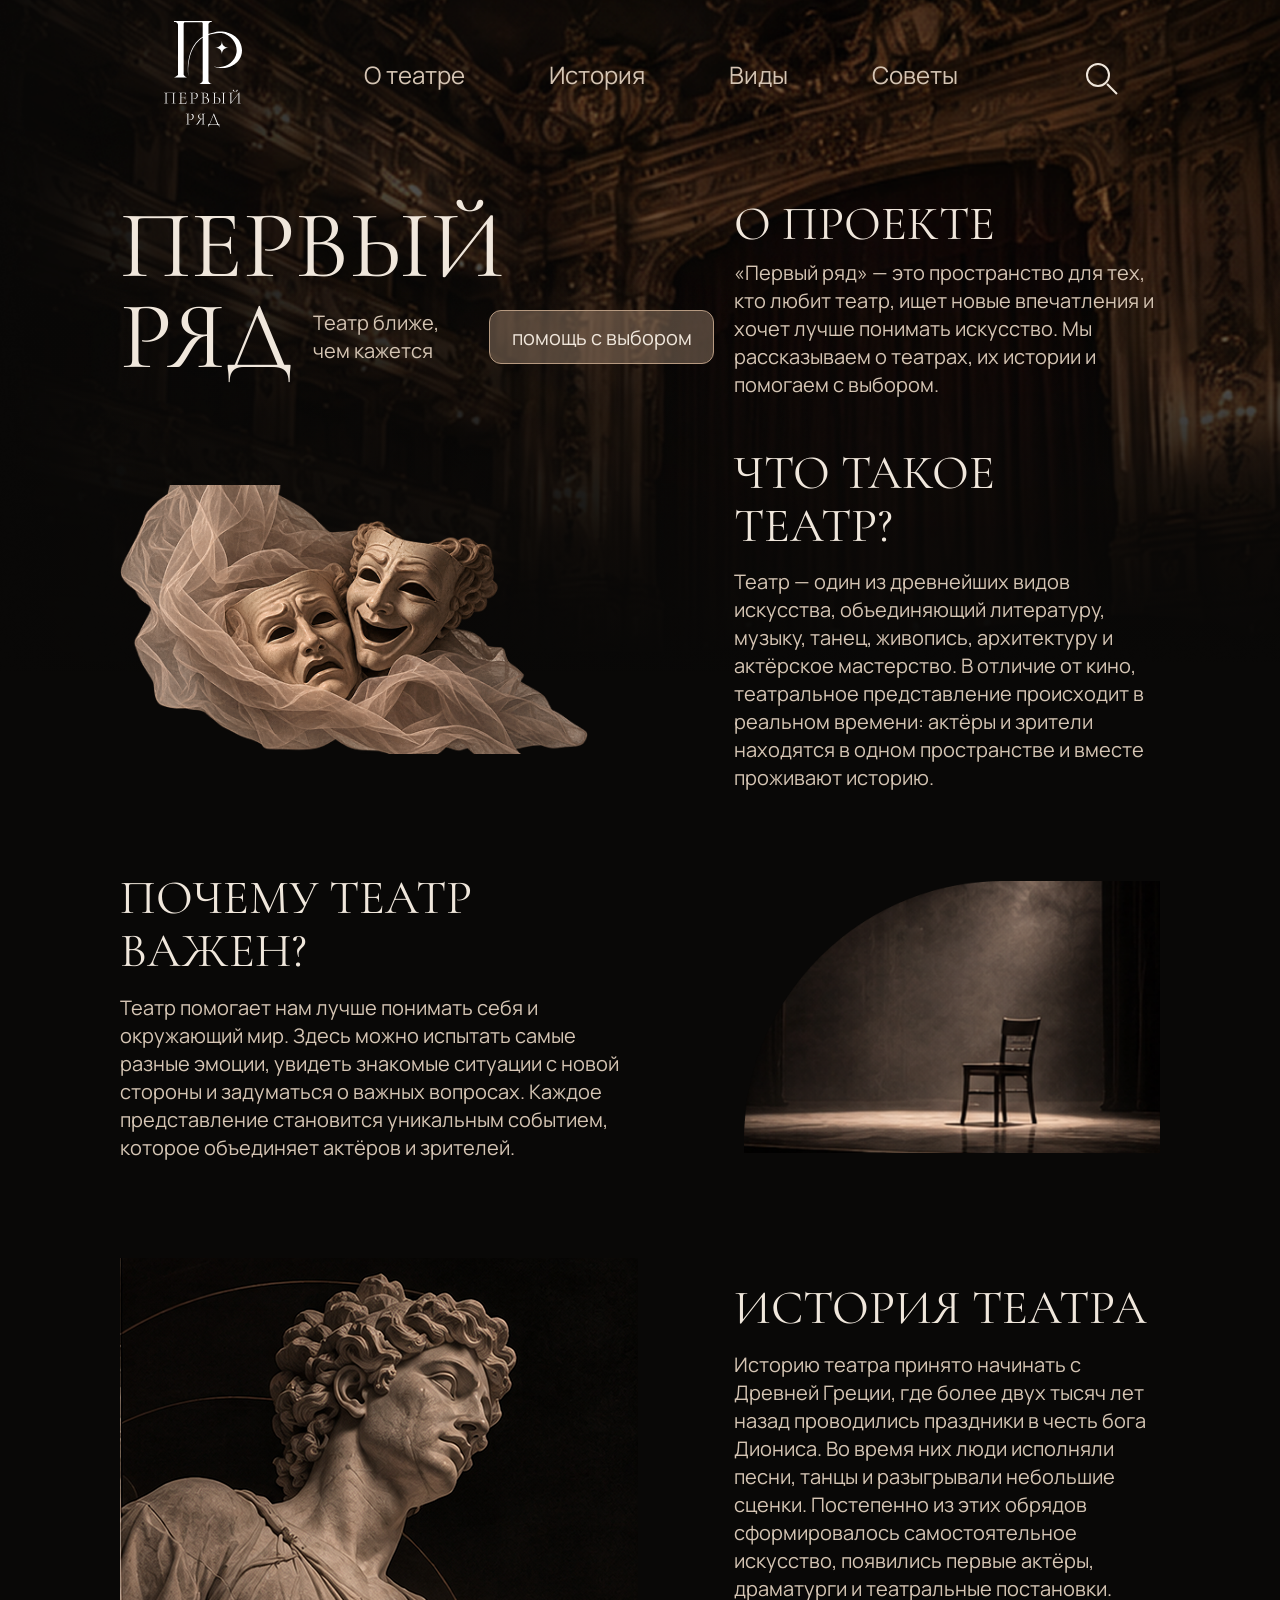
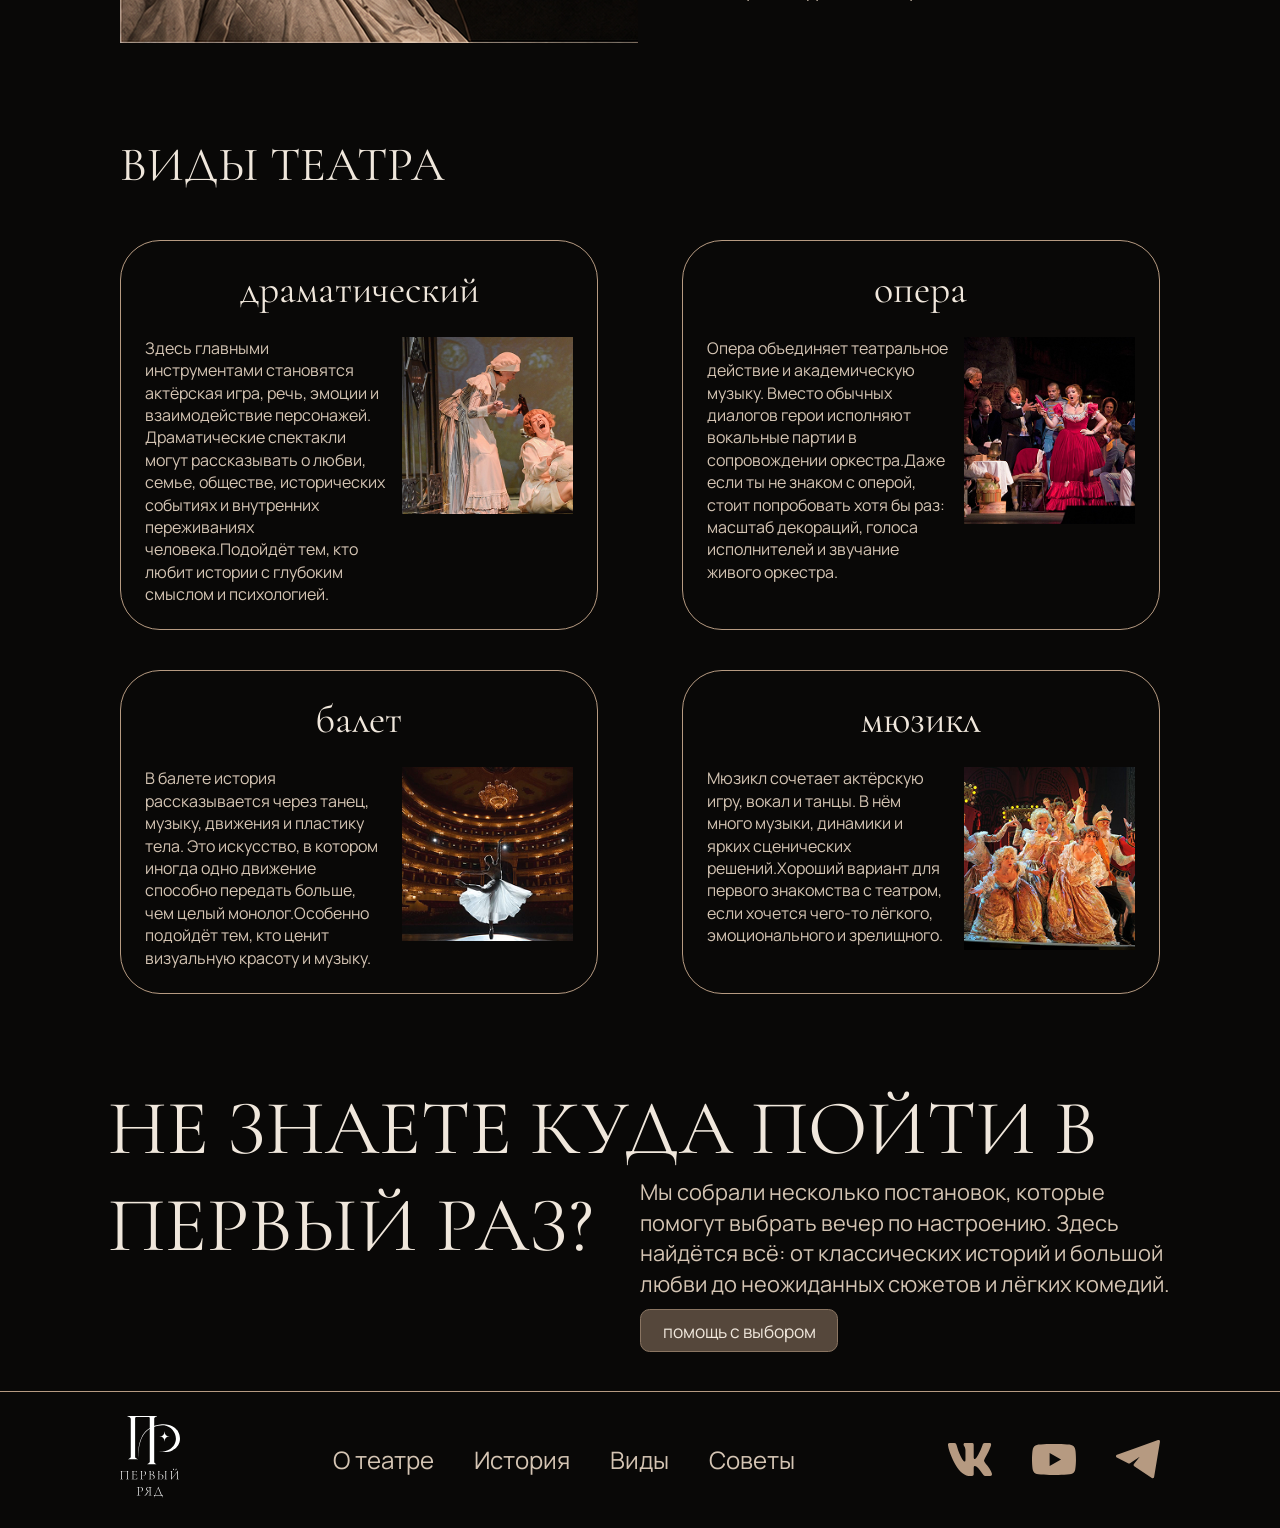
<file: index.html>
<!DOCTYPE html>
<html lang="ru">
<head>
    <meta charset="UTF-8">
    <meta name="viewport" content="width=device-width, initial-scale=1.0">
    <title>Первый ряд</title>
    <link rel="stylesheet" href="style.css">
</head>

<body>

    <header class="header">
        <div class="container">

            <a href="index.html">
                <img src="images/logo.svg" alt="Первый ряд" class="logo">
            </a>

            <nav class="nav" id="site-nav" aria-label="Основная навигация">
                <a href="#about">О театре</a>
                <a href="#history">История</a>
                <a href="#types">Виды</a>
                <a href="recommendations.html">Советы</a>
            </nav>

            <button class="search" type="button" aria-label="Поиск">
                <span class="search-icon"></span>
            </button>

        </div>
    </header>



    <main>


        <section class="hero-content">
            <div class="container">

                <div class="hero-left">

                    <h1 aria-label="Первый ряд">ПЕРВЫЙ</h1>

                    <div class="hero-bottom">

                        <span class="hero-title" aria-hidden="true">РЯД</span>

                        <p>Театр ближе,<br>чем кажется</p>

                        <a href="recommendations.html" class="btn">
                            помощь с выбором
                        </a>

                    </div>

                </div>

                <div class="hero-right">

                    <h2>О ПРОЕКТЕ</h2>

                    <p>
                        «Первый ряд» — это пространство для тех,
                        кто любит театр, ищет новые впечатления
                        и хочет лучше понимать искусство.
                        Мы рассказываем о театрах, их истории
                        и помогаем с выбором.
                    </p>

                </div>

            </div>
        </section>



        <section class="about" id="about">
            <div class="container">

                <img src="images/masks.png"
                     alt="Театральные маски"
                     class="about-img">

                <div class="about-text">

                    <h2>ЧТО ТАКОЕ ТЕАТР?</h2>

                    <p>
                        Театр — один из древнейших видов искусства,
                        объединяющий литературу, музыку, танец,
                        живопись, архитектуру и актёрское мастерство.
                        В отличие от кино, театральное представление
                        происходит в реальном времени: актёры
                        и зрители находятся в одном пространстве
                        и вместе проживают историю.
                    </p>

                </div>

            </div>
        </section>



        <section class="importance">
            <div class="container">

                <div class="importance-text">

                    <h2>ПОЧЕМУ ТЕАТР ВАЖЕН?</h2>

                    <p>
                        Театр помогает нам лучше понимать себя
                        и окружающий мир. Здесь можно испытать
                        самые разные эмоции, увидеть знакомые
                        ситуации с новой стороны и задуматься
                        о важных вопросах. Каждое представление
                        становится уникальным событием, которое
                        объединяет актёров и зрителей.
                    </p>

                </div>

                <img src="images/chair.png"
                     alt="Стул на театральной сцене"
                     class="importance-img">

            </div>
        </section>
        <section class="history" id="history">
            <div class="container">
                <img src="images/bust.png" alt="скульптура" class="history-img">
                <div class="history-text">
                    <h2>ИСТОРИЯ ТЕАТРА</h2>
                    <p>
                     Историю театра принято начинать с Древней Греции, где более двух тысяч лет назад проводились праздники в честь бога Диониса. Во время них люди исполняли песни, танцы и разыгрывали небольшие сценки. Постепенно из этих обрядов сформировалось самостоятельное искусство, появились первые актёры, драматурги и театральные постановки.   
                    </p>
                </div>

            </div>
        </section>
        

        <section class="types" id="types">
            <div class="container">

                <h2>ВИДЫ ТЕАТРА</h2>

                <div class="types-cards">

                    <div class="type-card">
                        <h3>драматический</h3>

                        <div class="type-content">
                            <p> Здесь главными инструментами становятся актёрская игра, речь, эмоции и взаимодействие персонажей. Драматические спектакли могут рассказывать о любви, семье, обществе, исторических событиях и внутренних переживаниях человека.Подойдёт тем, кто любит истории с глубоким смыслом и психологией.

                            </p>

                            <img src="images/drama.png" alt="Драматический театр">
                        </div>
                    </div>


                    <div class="type-card">
                        <h3>опера</h3>

                        <div class="type-content">
                            <p>Опера объединяет театральное действие и академическую музыку. Вместо обычных диалогов герои исполняют вокальные партии в сопровождении оркестра.Даже если ты не знаком с оперой, стоит попробовать хотя бы раз: масштаб декораций, голоса исполнителей и звучание живого оркестра.
 
                            </p>

                            <img src="images/opera.png" alt="Опера">
                        </div>
                    </div>


                    <div class="type-card">
                        <h3>балет</h3>

                        <div class="type-content">
                            <p>В балете история рассказывается через танец, музыку, движения и пластику тела. Это искусство, в котором иногда одно движение способно передать больше, чем целый монолог.Особенно подойдёт тем, кто ценит визуальную красоту и музыку.
                              
                            </p>

                            <img src="images/ballet.png" alt="Балет">
                        </div>
                    </div>


                    <div class="type-card">
                        <h3>мюзикл</h3>

                        <div class="type-content">
                            <p>
                               Мюзикл сочетает актёрскую игру, вокал и танцы. В нём много музыки, динамики и ярких сценических решений.Хороший вариант для первого знакомства с театром, если хочется чего-то лёгкого, эмоционального и зрелищного.
                            </p>

                            <img src="images/musical.png" alt="Мюзикл">
                        </div>
                    </div>

                </div>

            </div>
        </section>

        <section class="theatre-cta" id="first-visit">
            <h2>НЕ ЗНАЕТЕ КУДА ПОЙТИ В<br>ПЕРВЫЙ РАЗ?</h2>
            <div class="theatre-cta-copy">
                <p>Мы собрали несколько постановок, которые помогут выбрать вечер по настроению. Здесь найдётся всё: от классических историй и большой любви до неожиданных сюжетов и лёгких комедий.</p>
                <a class="rec-button" href="recommendations.html">помощь с выбором</a>
            </div>
        </section>
    </main>



<footer class="footer">
    <div class="container">

        <a href="index.html">
            <img src="images/logo.svg" alt="Первый ряд" class="footer-logo">
        </a>

        <nav class="footer-nav">
            <a href="#about">О театре</a>
            <a href="#history">История</a>
            <a href="#types">Виды</a>
            <a href="recommendations.html">Советы</a>
        </nav>

        <div class="socials">
            <img src="images/telegram.svg" alt="Telegram">

            <img src="images/vk.svg" alt="ВКонтакте">

            <img src="images/youtube.svg" alt="YouTube">
        </div>

    </div>
</footer>

</body>
</html>
</file>
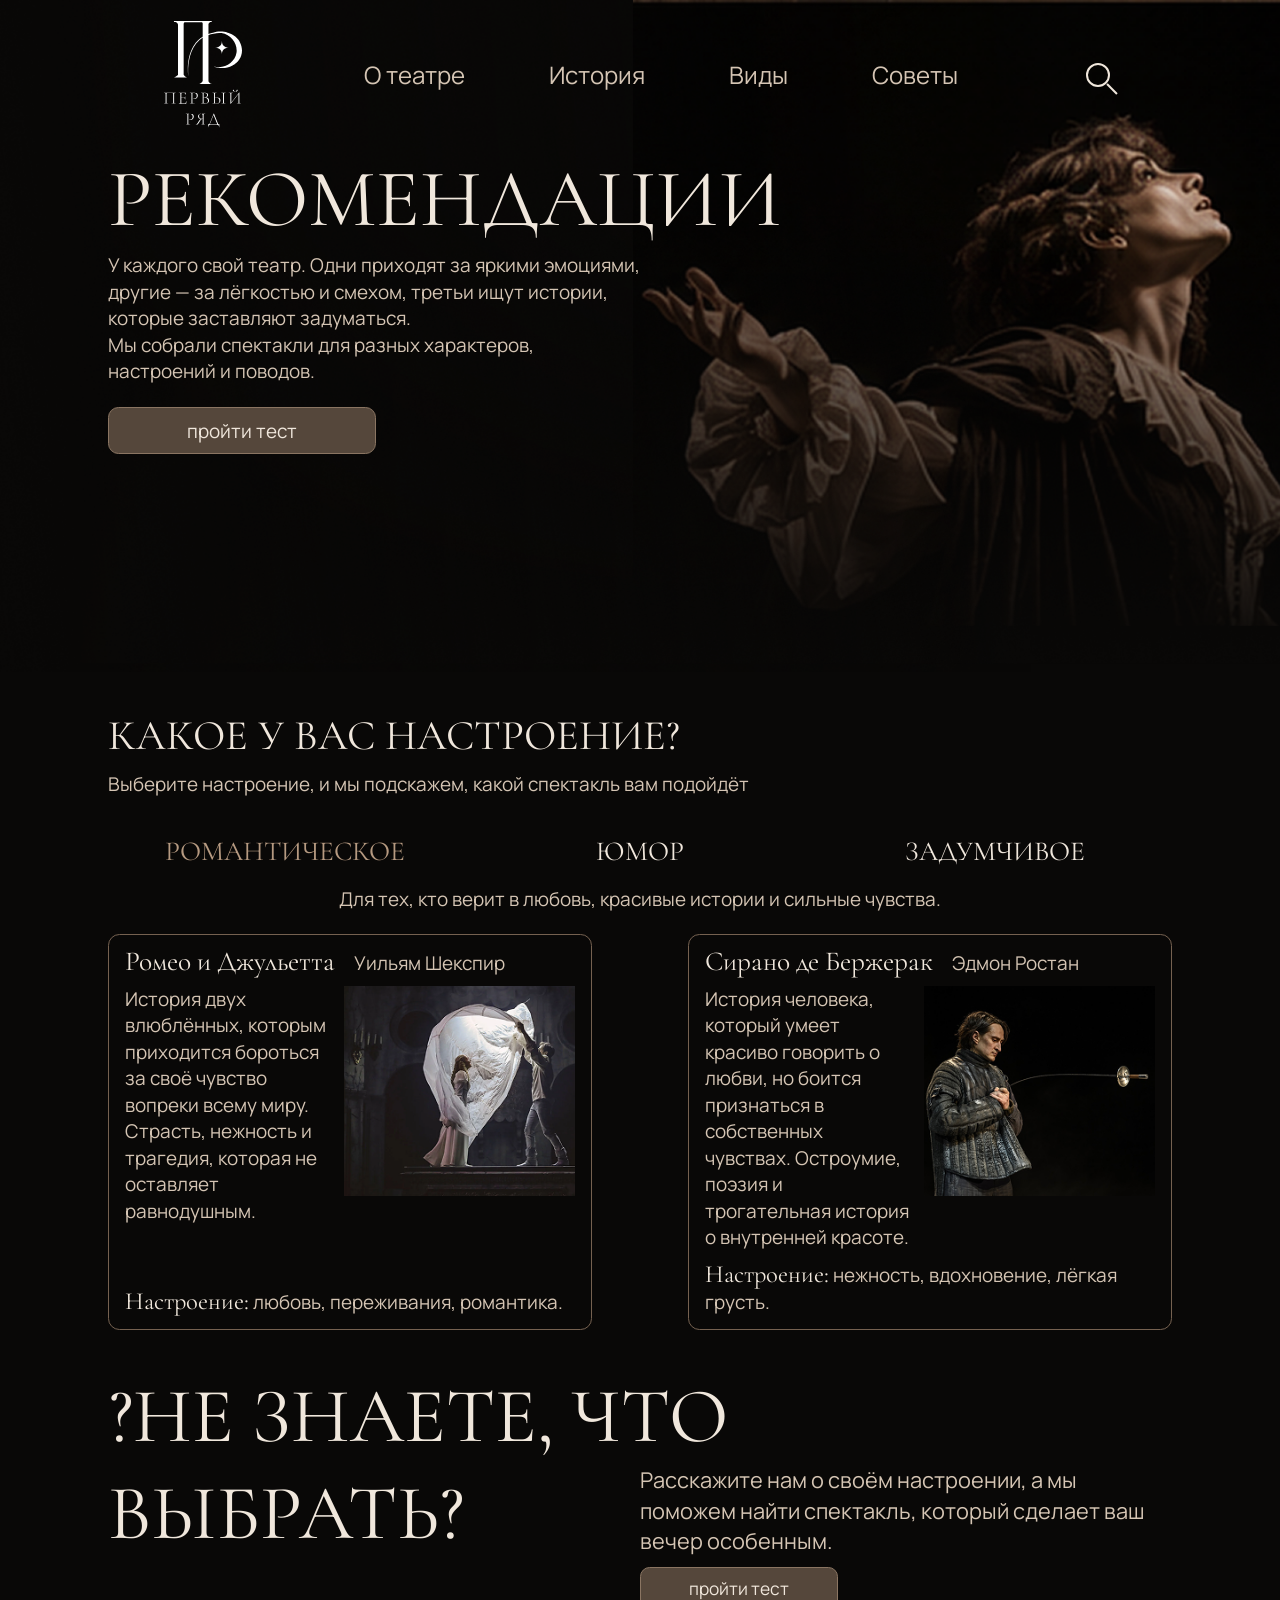
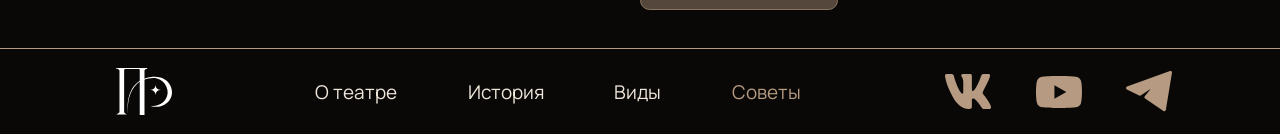
<file: recommendations.html>
<!DOCTYPE html>
<html lang="ru">
<head>
    <meta charset="UTF-8">
    <meta name="viewport" content="width=device-width, initial-scale=1">
    <title>Рекомендации — Первый ряд</title>
    <link rel="stylesheet" href="style.css">
</head>
<body class="recommendations">
    <header class="header">
        <div class="container">

            <a href="index.html">
                <img src="images/logo.svg" alt="Первый ряд" class="logo">
            </a>

            <nav class="nav" id="site-nav" aria-label="Основная навигация">
                <a href="index.html#about">О театре</a>
                <a href="index.html#history">История</a>
                <a href="index.html#types">Виды</a>
                <a href="recommendations.html">Советы</a>
            </nav>

            <button class="search" type="button" aria-label="Поиск">
                <span class="search-icon"></span>
            </button>

        </div>
    </header>

    <main>
        <section class="rec-hero">
            <div class="rec-container">
                <h1>Рекомендации</h1>
                <p>У каждого свой театр. Одни приходят за яркими эмоциями, другие — за лёгкостью и смехом, третьи ищут истории, которые заставляют задуматься.<br>Мы собрали спектакли для разных характеров, настроений и поводов.</p>
                <span class="rec-button">пройти тест</span>
            </div>
        </section>

        <section class="rec-container rec-mood" id="mood">
            <h2>Какое у вас настроение?</h2>
            <p>Выберите настроение, и мы подскажем, какой спектакль вам подойдёт</p>
            <div class="rec-mood-buttons" role="group" aria-label="Настроение">
                <label>
                    <input class="rec-mood-input" type="radio" name="mood" id="mood-romance" checked>
                    <span>Романтическое</span>
                </label>
                <label>
                    <input class="rec-mood-input" type="radio" name="mood" id="mood-humor">
                    <span>Юмор</span>
                </label>
                <label>
                    <input class="rec-mood-input" type="radio" name="mood" id="mood-thoughtful">
                    <span>Задумчивое</span>
                </label>
            </div>
            <div class="rec-mood-panel" id="panel-romance">
                <p class="rec-mood-description">Для тех, кто верит в любовь, красивые истории и сильные чувства.</p>
                <div class="rec-cards">
                    <article class="rec-card">
                        <header><h3>Ромео и Джульетта</h3><span class="rec-author">Уильям Шекспир</span></header>
                        <div class="rec-card-body">
                            <p>История двух влюблённых, которым приходится бороться за своё чувство вопреки всему миру. Страсть, нежность и трагедия, которая не оставляет равнодушным.</p>
                            <img src="images/1.png" alt="">
                        </div>
                        <p class="rec-card-mood"><strong>Настроение:</strong> любовь, переживания, романтика.</p>
                    </article>
                    <article class="rec-card">
                        <header><h3>Сирано де Бержерак</h3><span class="rec-author">Эдмон Ростан</span></header>
                        <div class="rec-card-body">
                            <p>История человека, который умеет красиво говорить о любви, но боится признаться в собственных чувствах. Остроумие, поэзия и трогательная история о внутренней красоте.</p>
                            <img src="images/2.png" alt="">
                        </div>
                        <p class="rec-card-mood"><strong>Настроение:</strong> нежность, вдохновение, лёгкая грусть.</p>
                    </article>
                </div>
            </div>
            <div class="rec-mood-panel" id="panel-humor">
                <p class="rec-mood-description">Для тех, кто хочет от души посмеяться и провести лёгкий вечер.</p>
                <div class="rec-cards">
                    <article class="rec-card">
                        <header><h3>Ревизор</h3><span class="rec-author">Николай Гоголь</span></header>
                        <div class="rec-card-body">
                            <p>Городские чиновники принимают случайного гостя за важного проверяющего. Попытки скрыть беспорядок только добавляют путаницы.</p>
                            <img src="images/3.png" alt="">
                        </div>
                        <p class="rec-card-mood"><strong>Настроение:</strong> сатира, суета, веселье.</p>
                    </article>
                    <article class="rec-card">
                        <header><h3>Слуга двух господ</h3><span class="rec-author">Карло Гольдони</span></header>
                        <div class="rec-card-body">
                            <p>Находчивый Труффальдино нанимается сразу к двум хозяевам и делает всё, чтобы они об этом не узнали.</p>
                            <img src="images/4.png" alt="">
                        </div>
                        <p class="rec-card-mood"><strong>Настроение:</strong> лёгкость, азарт, смех.</p>
                    </article>
                </div>
            </div>
            <div class="rec-mood-panel" id="panel-thoughtful">
                <p class="rec-mood-description">Для тех, кому хочется подумать о выборе, переменах и времени.</p>
                <div class="rec-cards">
                    <article class="rec-card">
                        <header><h3>Вишнёвый сад</h3><span class="rec-author">Антон Чехов</span></header>
                        <div class="rec-card-body">
                            <p>Семья рискует потерять родовое имение. Пока одни держатся за воспоминания, другие уже строят планы на будущее.</p>
                            <img src="images/5.png" alt="">
                        </div>
                        <p class="rec-card-mood"><strong>Настроение:</strong> ностальгия, перемены, размышления.</p>
                    </article>
                    <article class="rec-card">
                        <header><h3>Гамлет</h3><span class="rec-author">Уильям Шекспир</span></header>
                        <div class="rec-card-body">
                            <p>Датский принц пытается разобраться в смерти отца и решить, как поступить с правдой, которая меняет его жизнь.</p>
                            <img src="images/6.png" alt="">
                        </div>
                        <p class="rec-card-mood"><strong>Настроение:</strong> сомнение, напряжение, размышления.</p>
                    </article>
                </div>
            </div>
        </section>

        <section class="theatre-cta">
            <h2>?НЕ  ЗНАЕТЕ, ЧТО <br>ВЫБРАТЬ?</h2>
            <div class="theatre-cta-copy">
                <p>Расскажите нам о своём настроении, а мы поможем найти спектакль, который сделает ваш вечер особенным.</p>
                <a class="rec-button" href="#mood">пройти тест</a>
            </div>
        </section>
    </main>

    <footer class="rec-footer">
        <div class="rec-container">
            <a href="index.html" class="rec-footer-logo"><img src="images/logo.svg" alt="Первый ряд"></a>
            <nav class="rec-nav" aria-label="Навигация в подвале">
                <a href="index.html#about">О театре</a>
                <a href="index.html#history">История</a>
                <a href="index.html#types">Виды</a>
                <a href="recommendations.html" aria-current="page">Советы</a>
            </nav>
            <div class="rec-socials">
                <img src="images/telegram.svg" alt="Telegram">
                <img src="images/vk.svg" alt="ВКонтакте">
                <img src="images/youtube.svg" alt="YouTube">
            </div>
        </div>
    </footer>
</body>
</html>
</file>
<file: style.css>
@font-face {
    font-family: "Cormorant Garamond";
    src: url("fonts/CormorantGaramond-Regular.ttf");
    font-weight: 400;
}

@font-face {
    font-family: "Manrope";
    src: url("fonts/Manrope-Regular.ttf");
    font-weight: 300;
}

@font-face {
    font-family: "Manrope";
    src: url("fonts/Manrope-Regular.ttf");
    font-weight: 400;
}




:root {
    /* Цвета */
    --color-bg: #090807;
    --color-surface: #191512;
    --color-heading: #F0E7DC;
    --color-text: #D5C5B4;
    --color-muted: #B69A81;
    --color-border: #543729;
    --color-accent: #89634B;

    /* Шрифты */
    --font-heading: "Cormorant Garamond", serif;
    --font-main: "Manrope", sans-serif;
    --font-link: "Inter", sans-serif;

    /* Размеры текста */
    --font-size-hero: 96px;
    --font-size-heading: 48px;
    --font-size-text: 20px;
    --font-size-card: 16px;

    /* Отступы */
    --container-padding: 120px;
    --pacing-xs: 8px;
    --pacing-sm: 16px;
    --pacing-md: 24px;
    --pacing-lg: 32px;
    --pacing-xl: 48px;

    /* Скругления */
    --radius-button: 12px;
    --radius-card: 40px;
}




* {
    box-sizing: border-box;
}

body {
    margin: 0;
    padding-top: 11px;

    background-color: var(--color-bg);

    background-image: linear-gradient(
        to bottom,
        transparent 30%,
        var(--color-bg) 100%
    ), url("images/theatre.png");

    background-size: 100% 850px, 100% auto;
    background-position: center top;
    background-repeat: no-repeat;

    color: var(--color-text);
    font-family: var(--font-main);
    font-size: var(--font-size-text);
    font-weight: 300;
}

h1, h2, h3 {
    font-family: var(--font-heading);
    font-weight: 400;
    color: var(--color-heading);
    margin: 0;
}

h1 {
    font-size: var(--font-size-hero);
}

h2 {
    font-size: var(--font-size-heading);
    line-height: 1.1;
}

p {
    margin: 0;
    line-height: 1.4;
}

.container {
    max-width: 1440px;
    margin: 0 auto;
    padding-left: var(--container-padding);
    padding-right: var(--container-padding);
}



.header {
    max-width: 1172px;
    margin: 0 auto;
    padding: 10px 0;
    border-radius: 40px;
}

.header .container {
    display: flex;
    align-items: center;
    justify-content: space-between;
    padding: 0 110px;
    gap: 16px;
}

.logo {
    display: block;
    width: 78px;
    height: auto;
}




.nav {
    display: flex;
    align-items: center;
    gap: 84px;
}

.nav a {
    font-size: 24px;
    font-weight: 400;
    color: var(--color-text);
    text-decoration: none;
    transition: color 0.3s;
}

.nav a:hover {
    color: var(--color-muted);
}



.search {
    display: flex;
    align-items: center;
    justify-content: center;

    width: 36px;
    height: 36px;

    background: none;
    border: none;
    padding: 0;
    cursor: pointer;
}

.search-icon {
    display: block;
    width: 24px;
    height: 24px;
    color: var(--color-heading);
    border: 2px solid currentColor;
    border-radius: 50%;
}

.search-icon::after {
    content: "";
    display: block;
    width: 14px;
    height: 2px;
    background-color: currentColor;
    transform: translate(17px, 23px) rotate(45deg);
}




.hero-content {
    padding-top: 60px;
    padding-bottom: var(--pacing-xl);
}

.hero-content .container {
    display: flex;
    align-items: flex-start;
    justify-content: space-between;
    gap: 40px;
}



.hero-left {
    width: 55%;
}

.hero-left h1 {
    line-height: 1;
}

.hero-bottom {
    display: flex;
    align-items: center;
    gap: 20px;
}

.hero-title {
    font-family: var(--font-heading);
    font-size: var(--font-size-hero);
    color: var(--color-heading);
    font-weight: 400;
    line-height: 0.9;
}

.hero-bottom p {
    flex-shrink: 0;
}

.hero-bottom .btn {
    margin-left: 30px;
}




.hero-right,
.about-text {
    width: 41%;
    flex-shrink: 0;
}

.hero-right h2 {
    margin-bottom: var(--pacing-xs);
}


.btn {
    display: inline-flex;
    align-items: center;
    justify-content: center;

    width: 225px;
    height: 54px;
    flex-shrink: 0;

    background-color: rgba(182, 154, 129, 0.4);
    border: 1px solid var(--color-muted);
    border-radius: var(--radius-button);

    color: var(--color-heading);
    text-decoration: none;
    font-size: var(--font-size-text);
}

.btn,
.rec-button,
.rec-mood-buttons label {
    cursor: pointer;
}

.btn,
.rec-button,
.search-icon,
.rec-mood-buttons label {
    transition: background-color .25s ease, color .25s ease;
}

.btn:is(:hover, :focus-visible),
.rec-button:is(:hover, :focus-visible) {
    background-color: var(--color-accent);
}

.search:is(:hover, :focus-visible) .search-icon {
    color: var(--color-muted);
}

@media (prefers-reduced-motion: reduce) {
    .btn,
    .rec-button,
    .search-icon,
    .rec-mood-buttons label {
        transition: none;
    }
}



.about .container,
.importance .container {
    display: flex;
    align-items: center;
    justify-content: space-between;
    gap: 60px;
}

.about-text h2,
.importance-text h2 {
    margin-bottom: var(--pacing-sm);
}




.about {
    padding-bottom: var(--pacing-lg);
}

.about-img {
    display: block;
    width: 45%;
    height: auto;
}



.importance {
    padding-top: var(--pacing-xl);
    padding-bottom: var(--pacing-xl);
}

.importance-text {
    width: 50%;
}

.importance-img {
    display: block;
    width: 40%;
    height: auto;
}
.about .container,
.importance .container,
.history .container {
    display: flex;
    align-items: center;
    justify-content: space-between;
    gap: 60px;
}


.history {
    padding: var(--pacing-xl) 0;
}


.history-text {
    width: 41%;
}

.history-text h2,
.history-text p {
    margin-bottom: var(--pacing-sm);
}


.types {
    padding: var(--pacing-xl) 0;
}

.types h2 {
    margin-bottom: var(--pacing-xl);
}

.types-cards {
    display: flex;
    flex-wrap: wrap;
    justify-content: space-between;
    row-gap: 40px;
}

.type-card {
    width: 46%;
    padding: 24px;
    border: 1px solid var(--color-muted);
    border-radius: var(--radius-card);
}

.type-card h3 {
    font-size: 40px;
    text-align: center;
    margin-bottom: var(--pacing-md);
}

.type-content {
    display: flex;
    justify-content: space-between;
    align-items: flex-start;
    gap: 16px;
}

.type-content p {
    width: 58%;
    font-size: var(--font-size-card);
}

.type-content img {
    width: 40%;
    height: auto;
}
/* Подвал сайта */

.footer {
    border-top: 1px solid var(--color-muted);
    padding: var(--pacing-md) 0;
}

.footer .container {
    display: flex;
    align-items: center;
    justify-content: space-between;
}

.footer-logo {
    width: 60px;
}

.footer-nav,
.socials {
    display: flex;
    align-items: center;
    gap: 40px;
}

.footer-nav a {
    color: var(--color-text);
    text-decoration: none;
    font-size: 24px;
}

.footer-nav a:hover {
    color: var(--color-muted);
}

.socials img {
    width: 44px;
    height: auto;
}

.recommendations {
    --rec-gutter: clamp(22px, 8.4vw, 120px);
    --rec-copy: clamp(10px, 1.48vw, 19px);
    background: var(--color-bg) url("images/recommendations-hero.png") center top / 100% auto no-repeat;
    font-size: var(--rec-copy);
}

.rec-container {
    width: min(100% - 2 * var(--rec-gutter), 1200px);
    margin-inline: auto;
}

.rec-footer .rec-container {
    display: flex;
    align-items: center;
    justify-content: space-between;
    gap: 18px;
}

.rec-nav,
.rec-socials {
    display: flex;
    align-items: center;
    gap: clamp(15px, 5.5vw, 78px);
}

.rec-nav a {
    color: var(--color-heading);
    text-decoration: none;
}

.rec-nav a:hover,
.rec-nav a[aria-current] {
    color: var(--color-muted);
}

.rec-socials {
    gap: clamp(14px, 3.5vw, 50px);
}

.rec-socials img {
    display: block;
    width: clamp(20px, 3.6vw, 48px);
}

.rec-hero {
    min-height: clamp(290px, 44vw, 630px);
    padding-block: clamp(6px, 1.4vw, 20px) 40px;
}

.rec-hero h1 {
    font-size: clamp(31px, 6.35vw, 92px);
    line-height: 1.08;
    text-transform: uppercase;
}

.rec-hero p {
    max-width: 50%;
    margin-block: .45em 1.2em;
}

.rec-button {
    display: inline-flex;
    justify-content: center;
    min-width: clamp(138px, 21vw, 295px);
    padding: .48em 1.2em;
    color: var(--color-heading);
    font: inherit;
    text-decoration: none;
    background: #55473b;
    border: 1px solid #8a7562;
    border-radius: .55em;
}

.rec-mood {
    padding-top: .6em;
    scroll-margin: 1rem;
}

.rec-mood h2 {
    margin-bottom: .28em;
    font-size: clamp(23px, 3.3vw, 48px);
    text-transform: uppercase;
}

.rec-mood-buttons {
    display: grid;
    grid-template-columns: repeat(3, 1fr);
    margin-block: 1.65em .55em;
}

.rec-mood-input {
    position: absolute;
    inset: 0;
    width: 100%;
    height: 100%;
    margin: 0;
    opacity: 0;
    cursor: pointer;
}

.rec-mood-buttons label {
    position: relative;
    padding: .25em 0;
    color: var(--color-heading);
    font: 400 clamp(12px, 2.15vw, 31px) var(--font-heading);
    text-align: center;
    text-transform: uppercase;
    cursor: pointer;
}

.rec-mood-buttons label:hover,
.rec-mood-input:checked + span {
    color: var(--color-muted);
}

.rec-mood-buttons label:has(:focus-visible) {
    outline: 2px solid var(--color-muted);
}

.rec-mood-panel {
    display: none;
}

.rec-mood:has(#mood-romance:checked) #panel-romance,
.rec-mood:has(#mood-humor:checked) #panel-humor,
.rec-mood:has(#mood-thoughtful:checked) #panel-thoughtful {
    display: block;
}

.rec-mood-description {
    margin-bottom: 1.15em;
    text-align: center;
}

.rec-cards {
    display: grid;
    grid-template-columns: repeat(2, minmax(0, 1fr));
    gap: 9%;
}

.rec-card {
    display: grid;
    grid-template-rows: auto 1fr auto;
    gap: .45em;
    padding: .7em .85em;
    border: 1px solid #756150;
    border-radius: .6em;
}

.rec-card header {
    display: flex;
    flex-wrap: wrap;
    align-items: baseline;
    gap: 0 1em;
}

.rec-card h3 {
    font-size: 1.45em;
    line-height: 1.05;
}

.rec-card-body {
    display: grid;
    grid-template-columns: .9fr 1fr;
    gap: .6em;
}

.rec-card-body img {
    width: 100%;
    aspect-ratio: 1.1;
    object-fit: cover;
}

.rec-card-mood strong {
    font: 400 1.3em var(--font-heading);
    color: var(--color-heading);
}

.rec-footer {
    padding-block: 1em;
    border-top: 1px solid var(--color-muted);
}

.rec-footer-logo {
    display: block;
    width: clamp(32px, 5vw, 70px);
    height: clamp(24px, 3.7vw, 52px);
    overflow: hidden;
}

.rec-footer-logo img {
    width: 100%;
    display: block;
}

.theatre-cta {
    --cta-heading-size: clamp(38px, 6.05vw, 86px);
    width: min(83.2%, 1200px);
    margin-inline: auto;
    display: grid;
    grid-template-columns: 1fr 1fr;
    grid-template-rows: calc(var(--cta-heading-size) * 1.25) auto;
    padding-block: clamp(24px, 3vw, 48px);
}

.theatre-cta h2 {
    grid-column: 1 / -1;
    grid-row: 1 / 3;
    font-size: var(--cta-heading-size);
    line-height: 1.25;
    text-transform: uppercase;
}

.theatre-cta-copy {
    grid-column: 2;
    grid-row: 2;
    font-size: clamp(15px, 1.7vw, 22px);
}

.theatre-cta-copy .rec-button {
    width: auto;
    min-width: min(100%, clamp(154px, 15.5vw, 225px));
    margin-top: .6em;
    font-size: .8em;
}

@media (max-width: 799px) {
    .theatre-cta {
        grid-template-columns: 1fr;
        grid-template-rows: auto;
        gap: 16px;
    }

    .theatre-cta h2,
    .theatre-cta-copy {
        grid-area: auto;
    }
}

@media (max-width: 1199px) {
    :root {
        --container-padding: 40px;
        --font-size-hero: 76px;
        --font-size-heading: 34px;
        --font-size-text: 16px;
        --font-size-card: 14px;
        --radius-card: 20px;
    }

    body {
        padding-top: 0;
        background-size: 100% 620px, auto 620px;
    }

    p {
        line-height: 1.5;
    }

    .header {
        padding: 0;
    }

    .header .container {
        min-height: 90px;
        padding-inline: var(--container-padding);
        gap: 20px;
    }

    .logo {
        width: 54px;
    }

    .nav {
        gap: clamp(18px, 4.5vw, 54px);
    }

    .nav a,
    .footer-nav a,
    .rec-nav a {
        font-size: 14px;
    }

    .search {
        flex: 0 0 36px;
    }

    .search-icon {
        width: 18px;
        height: 18px;
        border-width: 1px;
    }

    .search-icon::after {
        width: 10px;
        height: 1px;
        transform: translate(12px, 16px) rotate(45deg);
    }

    .hero-content {
        padding-block: 40px;
    }

    .hero-content .container,
    .hero-bottom {
        display: grid;
        gap: 32px;
    }

    .hero-bottom {
        gap: 8px;
    }

    .hero-bottom br {
        display: none;
    }

    .hero-bottom .btn {
        margin: 24px 0 0;
    }

    .hero-left,
    .hero-right,
    .about-text,
    .importance-text,
    .history-text {
        width: auto;
    }

    .hero-title {
        line-height: 1;
    }

    .btn {
        width: min(204px, 100%);
        height: 48px;
    }

    .about,
    .importance,
    .history,
    .types {
        padding-block: 28px;
    }

    .about {
        padding-top: 40px;
    }

    .about .container,
    .importance .container,
    .history .container {
        display: grid;
        grid-template-columns: minmax(0, 44fr) minmax(0, 52fr);
        align-items: start;
        gap: 24px;
    }

    .importance .container {
        grid-template-columns: repeat(2, minmax(0, 1fr));
        row-gap: 20px;
    }

    .importance-text {
        display: contents;
    }

    .importance-text h2 {
        grid-column: 1 / -1;
        margin: 0;
    }

    .about-img,
    .importance-img,
    .history-img {
        display: block;
        width: 100%;
    }

    .importance-img {
        aspect-ratio: 320 / 245;
        object-fit: cover;
    }

    .types h2 {
        margin-bottom: 24px;
    }

    .types-cards {
        display: grid;
        grid-template-columns: repeat(2, minmax(0, 1fr));
        gap: 24px;
    }

    .type-card {
        width: auto;
        padding: 20px;
    }

    .type-card h3 {
        font-size: 28px;
        text-align: left;
        margin-bottom: 16px;
    }

    .type-content {
        display: grid;
        gap: 16px;
    }

    .type-content p,
    .type-content img {
        width: 100%;
    }

    .type-content img {
        order: -1;
        aspect-ratio: 280 / 168;
        object-fit: cover;
    }

    .footer,
    .rec-footer {
        padding-block: 32px;
    }

    .footer .container,
    .rec-footer .rec-container {
        display: grid;
        grid-template-columns: auto 1fr;
        gap: 24px 12px;
    }

    .footer-logo,
    .rec-footer-logo {
        display: block;
        width: 36px;
        height: 36px;
        overflow: hidden;
    }

    .footer-nav,
    .rec-nav {
        grid-row: 2;
        grid-column: 1 / -1;
        justify-content: space-between;
        gap: 8px;
    }

    .socials,
    .rec-socials {
        justify-self: end;
        gap: 24px;
    }

    .socials img,
    .rec-socials img {
        display: block;
        width: 28px;
    }

    .recommendations {
        --rec-gutter: var(--container-padding);
        --rec-copy: 16px;
        --rec-background-height: clamp(460px, 71vw, 640px);
        background:
            linear-gradient(to bottom, transparent 56%, var(--color-bg)) center top / 100% var(--rec-background-height) no-repeat,
            linear-gradient(to right, var(--color-bg) 35%, transparent 82%) center top / 100% var(--rec-background-height) no-repeat,
            var(--color-bg) url("images/recommendations-hero-tablet.png") right top / auto var(--rec-background-height) no-repeat;
    }

    .rec-hero {
        min-height: calc(var(--rec-background-height) - 90px);
        padding-block: 40px 56px;
    }

    .rec-hero .rec-container {
        display: grid;
        justify-items: start;
        gap: 24px;
    }

    .rec-hero h1 {
        font-size: clamp(44px, 8vw, 60px);
    }

    .rec-hero p {
        max-width: min(52%, 390px);
        margin: 0;
    }

    .rec-button {
        align-items: center;
        justify-self: start;
        width: min(220px, 100%);
        min-height: 48px;
    }

    .rec-mood {
        padding-block: 40px;
    }

    .rec-mood h2 {
        margin-bottom: 24px;
        font-size: 36px;
    }

    .rec-mood-buttons {
        grid-template-columns: 1.25fr .65fr 1.15fr;
        gap: 12px;
        margin-block: 24px;
    }

    .rec-mood-buttons label {
        padding-bottom: 8px;
        border-bottom: 1px solid transparent;
        font-size: clamp(15px, 3.2vw, 24px);
    }

    .rec-mood-buttons label:has(:checked) {
        border-color: var(--color-muted);
    }

    .rec-mood-input:checked + span {
        color: var(--color-heading);
    }

    .rec-mood-description {
        margin-bottom: 24px;
        text-align: left;
        font-size: 14px;
    }

    .rec-cards {
        gap: 24px;
    }

    .rec-card {
        grid-template-rows: auto 1fr auto;
        gap: 12px;
        padding: 20px;
        border-radius: 16px;
    }

    .rec-card header,
    .rec-card-body {
        display: grid;
        grid-template-columns: minmax(0, 1fr);
        align-content: start;
        gap: 12px;
    }

    .rec-card h3 {
        font-size: 28px;
    }

    .rec-card-body img {
        order: -1;
        aspect-ratio: 280 / 226;
    }

    .rec-author,
    .rec-card-mood {
        font-size: 14px;
    }

    .rec-card-mood strong {
        font-size: 1em;
    }

}

@media (max-width: 599px) {
    :root {
        --container-padding: 24px;
        --font-size-hero: 60px;
        --font-size-heading: 30px;
    }

    .header .container {
        min-height: 76px;
        padding-inline: clamp(12px, 4.5vw, 24px);
        gap: 8px;
    }

    .logo {
        width: clamp(34px, 10vw, 48px);
    }

    .nav {
        gap: clamp(7px, 2.3vw, 18px);
    }

    .nav a {
        font-size: clamp(11px, 3vw, 14px);
        white-space: nowrap;
    }

    .search {
        flex: 0 0 28px;
    }

    .importance-img {
        display: none;
    }

    .hero-content {
        padding-block: 24px;
    }

    .about {
        padding-top: 24px;
    }

    .about .container,
    .importance .container,
    .history .container,
    .types-cards,
    .rec-cards {
        grid-template-columns: minmax(0, 1fr);
    }

    .about-img {
        aspect-ratio: 345 / 198;
        object-fit: contain;
    }

    .footer,
    .rec-footer {
        padding-block: 20px;
    }

    .socials,
    .rec-socials {
        gap: 20px;
    }

    .recommendations {
        --rec-background-height: 490px;
        background:
            linear-gradient(to bottom, transparent 28%, var(--color-bg) 100%) center top / 100% var(--rec-background-height) no-repeat,
            linear-gradient(90deg, rgb(9 8 7 / 78%), rgb(9 8 7 / 42%)) center top / 100% var(--rec-background-height) no-repeat,
            var(--color-bg) url("images/recommendations-hero-mobile.png") 66% top / auto var(--rec-background-height) no-repeat;
    }

    .rec-hero {
        min-height: calc(var(--rec-background-height) - 76px);
        padding-block: 32px 48px;
    }

    .rec-hero h1 {
        font-size: clamp(28px, 8.6vw, 42px);
    }

    .rec-hero p {
        max-width: 36ch;
    }

    .rec-mood h2 {
        font-size: 30px;
        max-width: 14ch;
    }

    .rec-mood-buttons {
        gap: 6px;
    }

    .rec-mood-buttons label {
        font-size: clamp(10px, 3.75vw, 17px);
    }
}
</file>
